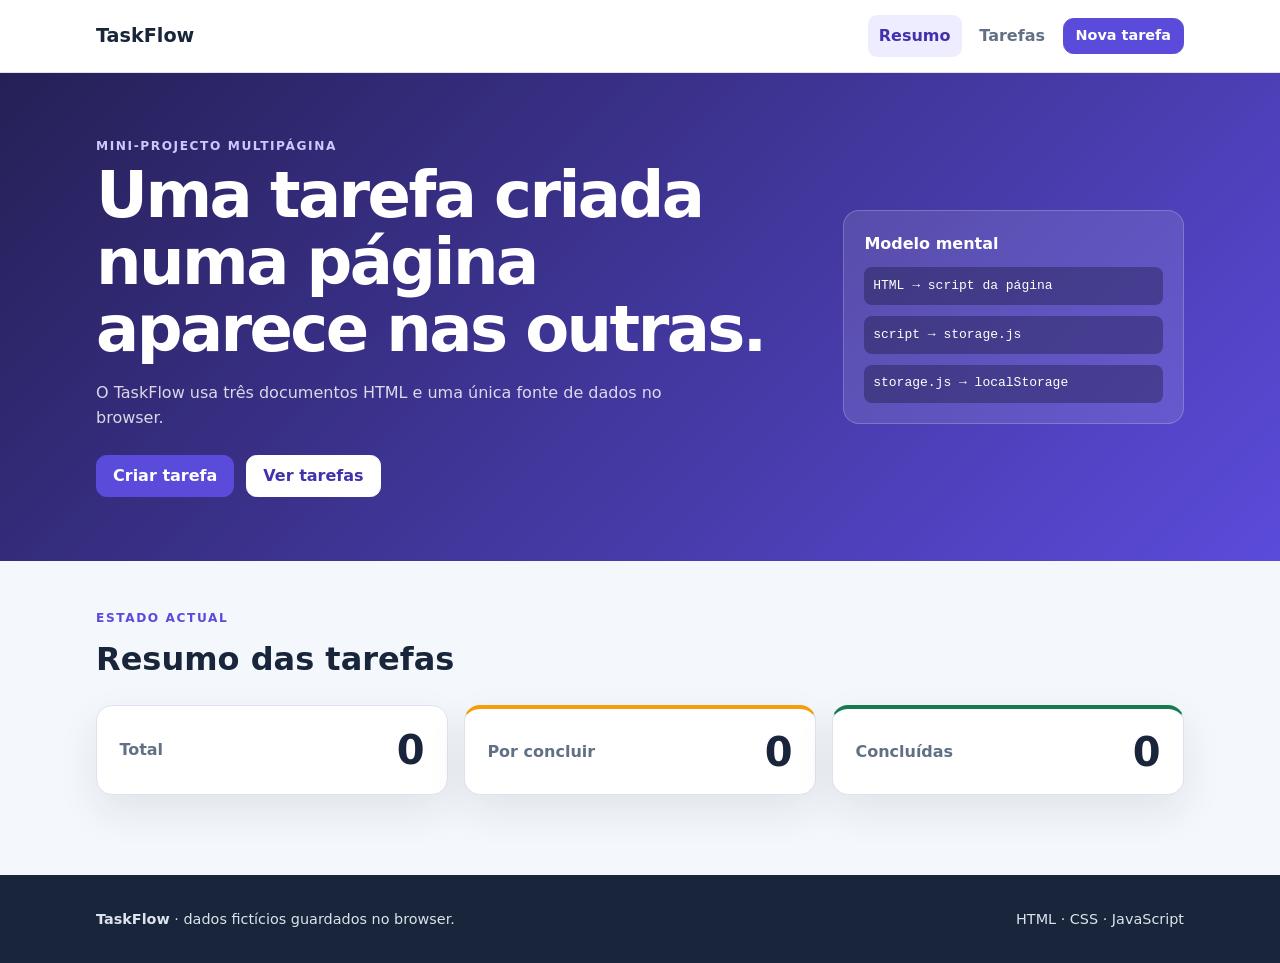
<file: index.html>
<!doctype html>
<html lang="pt-PT">
<head>
  <meta charset="UTF-8">
  <meta name="viewport" content="width=device-width, initial-scale=1.0">
  <meta name="description" content="Resumo das tarefas guardadas no TaskFlow.">
  <title>TaskFlow — Resumo</title>
  <link rel="icon" href="data:,">
  <link rel="stylesheet" href="css/styles.css">
  <script src="./js/home.js" defer></script>
</head>
<body>
  <header class="site-header">
    <nav class="nav container" aria-label="Navegação principal">
      <a class="brand" href="index.html">TaskFlow</a>
      <div class="nav__links">
        <a href="index.html" aria-current="page">Resumo</a>
        <a href="tasks.html">Tarefas</a>
        <a class="button button--small" href="new-task.html">Nova tarefa</a>
      </div>
    </nav>
  </header>

  <main>
    <section class="hero">
      <div class="container hero__content">
        <div>
          <p class="eyebrow">Mini-projecto multipágina</p>
          <h1>Uma tarefa criada numa página aparece nas outras.</h1>
          <p>O TaskFlow usa três documentos HTML e uma única fonte de dados no browser.</p>
          <div class="hero__actions">
            <a class="button" href="new-task.html">Criar tarefa</a>
            <a class="button button--secondary" href="tasks.html">Ver tarefas</a>
          </div>
        </div>
        <aside class="model-card" aria-label="Modelo da aplicação">
          <strong>Modelo mental</strong>
          <code>HTML → script da página</code>
          <code>script → storage.js</code>
          <code>storage.js → localStorage</code>
        </aside>
      </div>
    </section>

    <section class="container content-section" aria-labelledby="summaryTitle">
      <div class="section-heading">
        <p class="eyebrow">Estado actual</p>
        <h2 id="summaryTitle">Resumo das tarefas</h2>
      </div>

      <div class="stats-grid">
        <article class="stat-card">
          <span>Total</span>
          <strong id="totalTaskCount">0</strong>
        </article>
        <article class="stat-card stat-card--pending">
          <span>Por concluir</span>
          <strong id="pendingTaskCount">0</strong>
        </article>
        <article class="stat-card stat-card--completed">
          <span>Concluídas</span>
          <strong id="completedTaskCount">0</strong>
        </article>
      </div>

      <div id="homeEmptyState" class="empty-state" hidden>
        <h2>Ainda não existem tarefas</h2>
        <p>Cria a primeira tarefa e regressa a esta página para veres o resumo actualizado.</p>
        <a class="button button--small" href="new-task.html">Criar primeira tarefa</a>
      </div>
    </section>
  </main>

  <footer class="site-footer">
    <div class="container footer-content">
      <p><strong>TaskFlow</strong> · dados fictícios guardados no browser.</p>
      <p>HTML · CSS · JavaScript</p>
    </div>
  </footer>
</body>
</html>
</file>
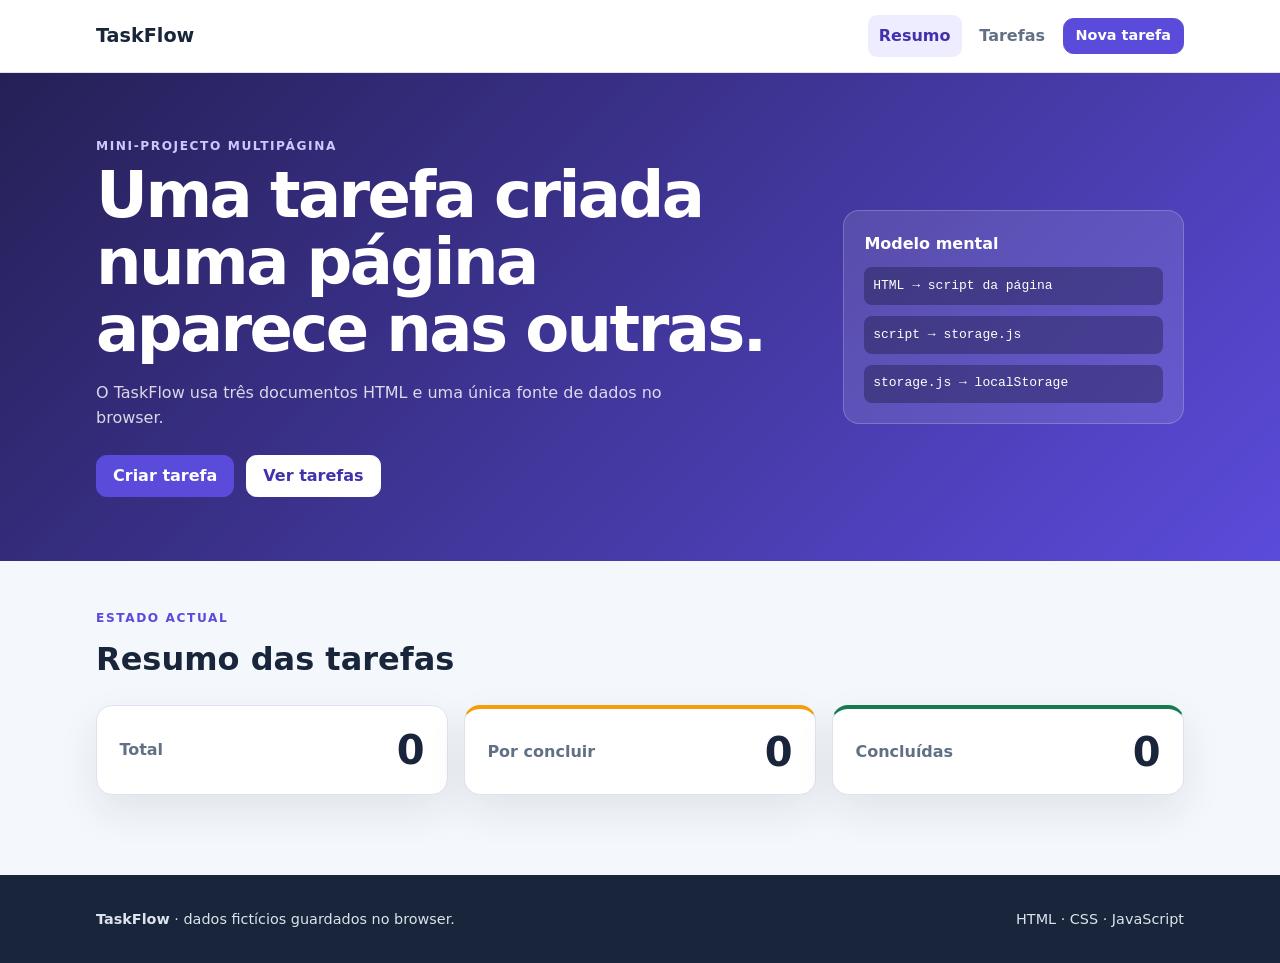
<file: taskflow-main/index.html>
<!doctype html>
<html lang="pt-PT">
<head>
  <meta charset="UTF-8">
  <meta name="viewport" content="width=device-width, initial-scale=1.0">
  <meta name="description" content="Resumo das tarefas guardadas no TaskFlow.">
  <title>TaskFlow — Resumo</title>
  <link rel="icon" href="data:,">
  <link rel="stylesheet" href="css/styles.css">
</head>
<body>
  <header class="site-header">
    <nav class="nav container" aria-label="Navegação principal">
      <a class="brand" href="index.html">TaskFlow</a>
      <div class="nav__links">
        <a href="index.html" aria-current="page">Resumo</a>
        <a href="tasks.html">Tarefas</a>
        <a class="button button--small" href="new-task.html">Nova tarefa</a>
      </div>
    </nav>
  </header>

  <main>
    <section class="hero">
      <div class="container hero__content">
        <div>
          <p class="eyebrow">Mini-projecto multipágina</p>
          <h1>Uma tarefa criada numa página aparece nas outras.</h1>
          <p>O TaskFlow usa três documentos HTML e uma única fonte de dados no browser.</p>
          <div class="hero__actions">
            <a class="button" href="new-task.html">Criar tarefa</a>
            <a class="button button--secondary" href="tasks.html">Ver tarefas</a>
          </div>
        </div>
        <aside class="model-card" aria-label="Modelo da aplicação">
          <strong>Modelo mental</strong>
          <code>HTML → script da página</code>
          <code>script → storage.js</code>
          <code>storage.js → localStorage</code>
        </aside>
      </div>
    </section>

    <section class="container content-section" aria-labelledby="summaryTitle">
      <div class="section-heading">
        <p class="eyebrow">Estado actual</p>
        <h2 id="summaryTitle">Resumo das tarefas</h2>
      </div>

      <div class="stats-grid">
        <article class="stat-card">
          <span>Total</span>
          <strong id="totalTaskCount">0</strong>
        </article>
        <article class="stat-card stat-card--pending">
          <span>Por concluir</span>
          <strong id="pendingTaskCount">0</strong>
        </article>
        <article class="stat-card stat-card--completed">
          <span>Concluídas</span>
          <strong id="completedTaskCount">0</strong>
        </article>
      </div>

      <div id="homeEmptyState" class="empty-state" hidden>
        <h2>Ainda não existem tarefas</h2>
        <p>Cria a primeira tarefa e regressa a esta página para veres o resumo actualizado.</p>
        <a class="button button--small" href="new-task.html">Criar primeira tarefa</a>
      </div>
    </section>
  </main>

  <footer class="site-footer">
    <div class="container footer-content">
      <p><strong>TaskFlow</strong> · dados fictícios guardados no browser.</p>
      <p>HTML · CSS · JavaScript</p>
    </div>
  </footer>
</body>
</html>
</file>
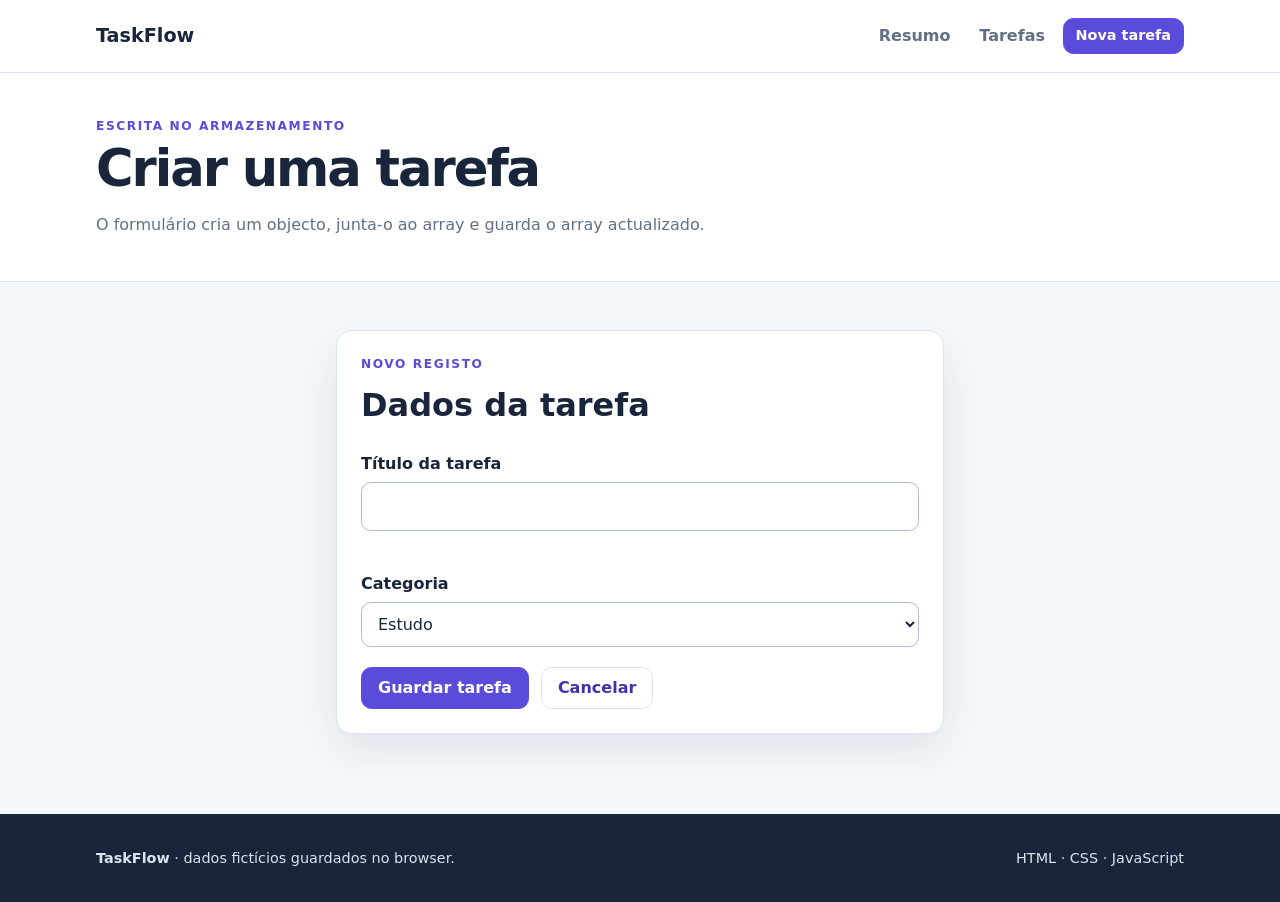
<file: new-task.html>
<!doctype html>
<html lang="pt-PT">
<head>
  <meta charset="UTF-8">
  <meta name="viewport" content="width=device-width, initial-scale=1.0">
  <meta name="description" content="Cria uma nova tarefa no TaskFlow.">
  <title>TaskFlow — Nova tarefa</title>
  <link rel="icon" href="data:,">
  <link rel="stylesheet" href="css/styles.css">
</head>
<body>
  <header class="site-header">
    <nav class="nav container" aria-label="Navegação principal">
      <a class="brand" href="index.html">TaskFlow</a>
      <div class="nav__links">
        <a href="index.html">Resumo</a>
        <a href="tasks.html">Tarefas</a>
        <a class="button button--small" href="new-task.html" aria-current="page">Nova tarefa</a>
      </div>
    </nav>
  </header>

  <main>
    <section class="page-title">
      <div class="container page-title__content">
        <div>
          <p class="eyebrow">Escrita no armazenamento</p>
          <h1>Criar uma tarefa</h1>
          <p>O formulário cria um objecto, junta-o ao array e guarda o array actualizado.</p>
        </div>
      </div>
    </section>

    <section class="container form-section" aria-labelledby="formTitle">
      <form id="newTaskForm" class="form-card" novalidate>
        <div class="section-heading">
          <p class="eyebrow">Novo registo</p>
          <h2 id="formTitle">Dados da tarefa</h2>
        </div>

        <div class="field">
          <label for="taskTitle">Título da tarefa</label>
          <input id="taskTitle" name="taskTitle" type="text" aria-describedby="titleError" autocomplete="off">
          <p id="titleError" class="field-error" aria-live="polite"></p>
        </div>

        <div class="field">
          <label for="taskCategory">Categoria</label>
          <select id="taskCategory" name="taskCategory">
            <option value="Estudo">Estudo</option>
            <option value="Projecto">Projecto</option>
            <option value="Pessoal">Pessoal</option>
          </select>
        </div>

        <div id="formFeedback" class="feedback" role="status" aria-live="polite" hidden>
          <span id="formFeedbackText"></span>
          <a id="viewTasksLink" href="tasks.html" hidden>Ver tarefas</a>
        </div>

        <div class="form-actions">
          <button class="button" type="submit">Guardar tarefa</button>
          <a class="button button--ghost" href="tasks.html">Cancelar</a>
        </div>
      </form>
    </section>
  </main>

  <footer class="site-footer">
    <div class="container footer-content">
      <p><strong>TaskFlow</strong> · dados fictícios guardados no browser.</p>
      <p>HTML · CSS · JavaScript</p>
    </div>
  </footer>
</body>
</html>
</file>
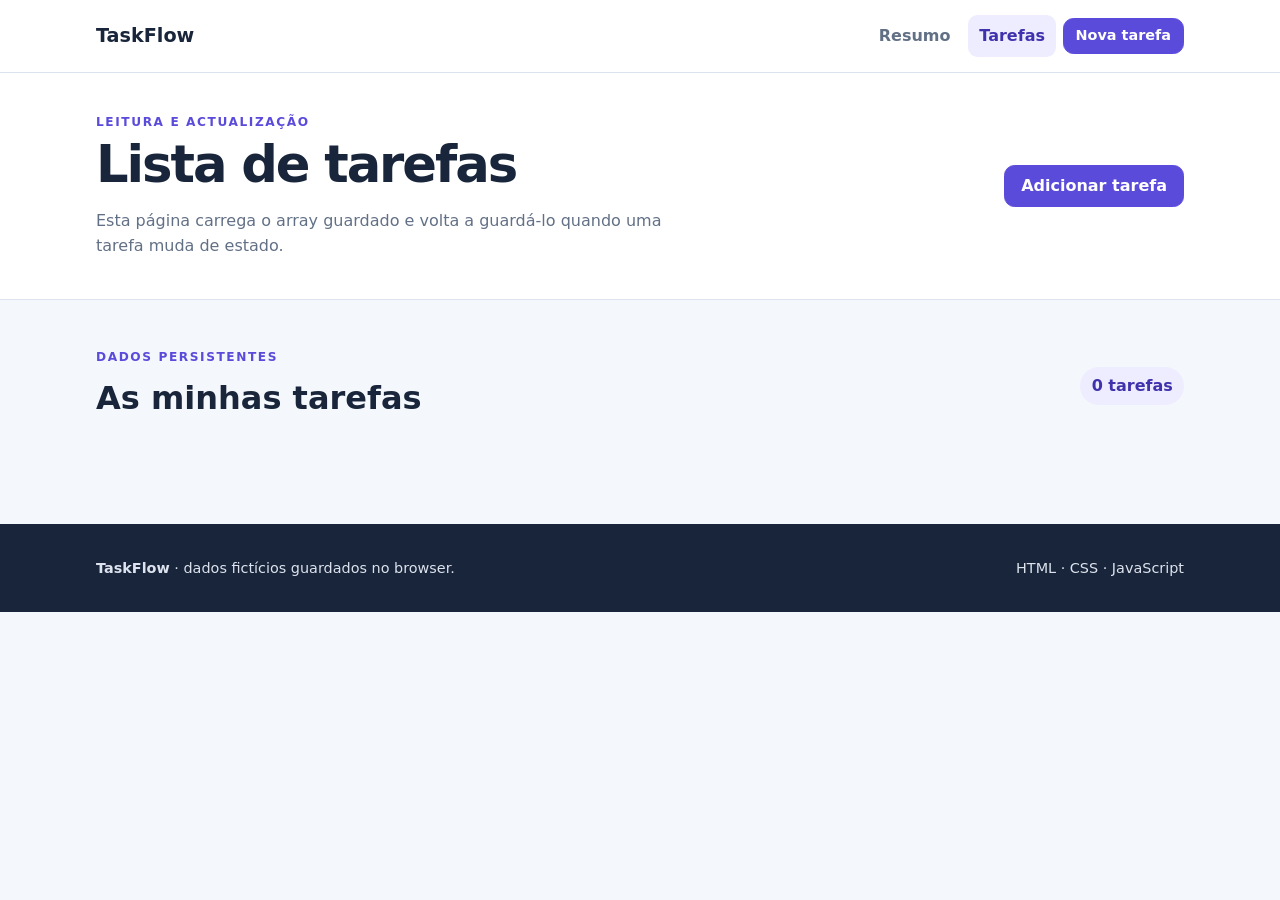
<file: tasks.html>
<!doctype html>
<html lang="pt-PT">
<head>
  <meta charset="UTF-8">
  <meta name="viewport" content="width=device-width, initial-scale=1.0">
  <meta name="description" content="Lista de tarefas guardadas no TaskFlow.">
  <title>TaskFlow — Tarefas</title>
  <link rel="icon" href="data:,">
  <link rel="stylesheet" href="css/styles.css">
  <script src="./js/storage.js" defer></script>
  <script src="./js/tasks.js" defer></script>
</head>
<body>
  <header class="site-header">
    <nav class="nav container" aria-label="Navegação principal">
      <a class="brand" href="index.html">TaskFlow</a>
      <div class="nav__links">
        <a href="index.html">Resumo</a>
        <a href="tasks.html" aria-current="page">Tarefas</a>
        <a class="button button--small" href="new-task.html">Nova tarefa</a>
      </div>
    </nav>
  </header>

  <main>
    <section class="page-title">
      <div class="container page-title__content">
        <div>
          <p class="eyebrow">Leitura e actualização</p>
          <h1>Lista de tarefas</h1>
          <p>Esta página carrega o array guardado e volta a guardá-lo quando uma tarefa muda de estado.</p>
        </div>
        <a class="button" href="new-task.html">Adicionar tarefa</a>
      </div>
    </section>

    <section class="container content-section" aria-labelledby="taskListTitle">
      <div class="section-heading section-heading--row">
        <div>
          <p class="eyebrow">Dados persistentes</p>
          <h2 id="taskListTitle">As minhas tarefas</h2>
        </div>
        <output id="taskCount" class="count-badge">0 tarefas</output>
      </div>

      <div id="taskList" class="task-list"></div>
    </section>
  </main>

  <footer class="site-footer">
    <div class="container footer-content">
      <p><strong>TaskFlow</strong> · dados fictícios guardados no browser.</p>
      <p>HTML · CSS · JavaScript</p>
    </div>
  </footer>
</body>
</html>
</file>
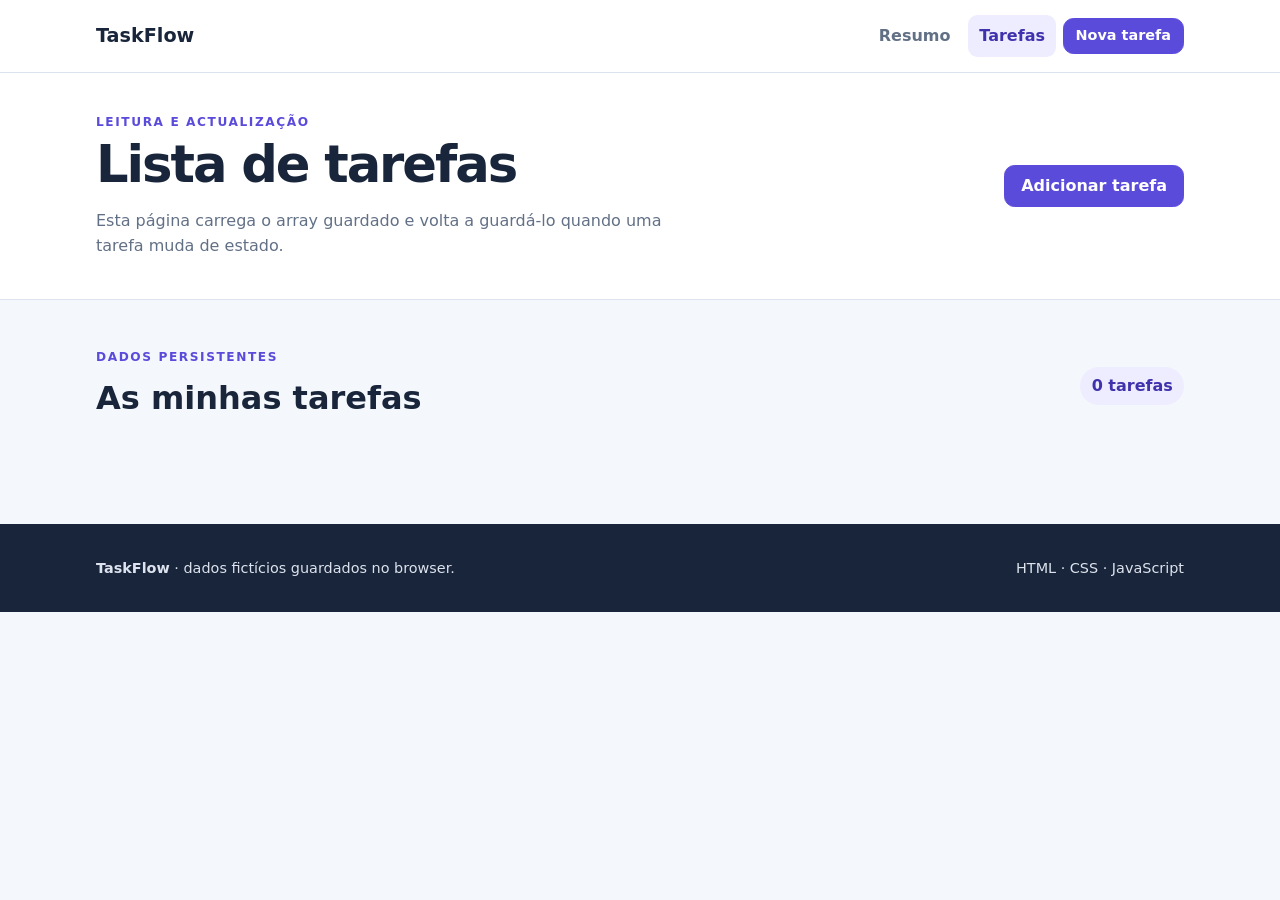
<file: taskflow-main/tasks.html>
<!doctype html>
<html lang="pt-PT">
<head>
  <meta charset="UTF-8">
  <meta name="viewport" content="width=device-width, initial-scale=1.0">
  <meta name="description" content="Lista de tarefas guardadas no TaskFlow.">
  <title>TaskFlow — Tarefas</title>
  <link rel="icon" href="data:,">
  <link rel="stylesheet" href="css/styles.css">
</head>
<body>
  <header class="site-header">
    <nav class="nav container" aria-label="Navegação principal">
      <a class="brand" href="index.html">TaskFlow</a>
      <div class="nav__links">
        <a href="index.html">Resumo</a>
        <a href="tasks.html" aria-current="page">Tarefas</a>
        <a class="button button--small" href="new-task.html">Nova tarefa</a>
      </div>
    </nav>
  </header>

  <main>
    <section class="page-title">
      <div class="container page-title__content">
        <div>
          <p class="eyebrow">Leitura e actualização</p>
          <h1>Lista de tarefas</h1>
          <p>Esta página carrega o array guardado e volta a guardá-lo quando uma tarefa muda de estado.</p>
        </div>
        <a class="button" href="new-task.html">Adicionar tarefa</a>
      </div>
    </section>

    <section class="container content-section" aria-labelledby="taskListTitle">
      <div class="section-heading section-heading--row">
        <div>
          <p class="eyebrow">Dados persistentes</p>
          <h2 id="taskListTitle">As minhas tarefas</h2>
        </div>
        <output id="taskCount" class="count-badge">0 tarefas</output>
      </div>

      <div id="taskList" class="task-list"></div>
    </section>
  </main>

  <footer class="site-footer">
    <div class="container footer-content">
      <p><strong>TaskFlow</strong> · dados fictícios guardados no browser.</p>
      <p>HTML · CSS · JavaScript</p>
    </div>
  </footer>
</body>
</html>
</file>
<file: css/styles.css>
:root {
  --ink: #19253a;
  --muted: #627086;
  --surface: #ffffff;
  --background: #f4f7fb;
  --primary: #5b4bdb;
  --primary-dark: #4032ad;
  --primary-soft: #eeecff;
  --border: #dce3ee;
  --success: #16794f;
  --success-soft: #e8f7ef;
  --warning: #a15c00;
  --warning-soft: #fff2df;
  --danger: #b42318;
  --shadow: 0 16px 40px rgba(32, 45, 71, 0.09);
  --radius: 1rem;
  --container: 68rem;
}

* {
  box-sizing: border-box;
}

body {
  margin: 0;
  min-height: 100vh;
  color: var(--ink);
  background: var(--background);
  font-family: Inter, ui-sans-serif, system-ui, -apple-system, BlinkMacSystemFont, "Segoe UI", sans-serif;
  line-height: 1.6;
}

a {
  color: var(--primary-dark);
}

button,
input,
select {
  font: inherit;
}

.container {
  width: min(calc(100% - 2rem), var(--container));
  margin-inline: auto;
}

.site-header {
  background: var(--surface);
  border-bottom: 1px solid var(--border);
}

.nav {
  min-height: 4.5rem;
  display: flex;
  align-items: center;
  justify-content: space-between;
  gap: 1rem;
}

.brand {
  color: var(--ink);
  font-size: 1.2rem;
  font-weight: 900;
  text-decoration: none;
}

.nav__links {
  display: flex;
  align-items: center;
  gap: 0.4rem;
}

.nav__links > a:not(.button) {
  padding: 0.5rem 0.7rem;
  color: var(--muted);
  border-radius: 0.6rem;
  font-weight: 700;
  text-decoration: none;
}

.nav__links > a:not(.button):hover,
.nav__links > a[aria-current="page"]:not(.button) {
  color: var(--primary-dark);
  background: var(--primary-soft);
}

.button {
  min-height: 2.65rem;
  display: inline-flex;
  align-items: center;
  justify-content: center;
  padding: 0.65rem 1rem;
  color: #ffffff;
  background: var(--primary);
  border: 1px solid var(--primary);
  border-radius: 0.65rem;
  cursor: pointer;
  font-weight: 800;
  line-height: 1.2;
  text-decoration: none;
}

.button:hover {
  background: var(--primary-dark);
  border-color: var(--primary-dark);
}

.button--small {
  min-height: 2.25rem;
  padding: 0.48rem 0.75rem;
  font-size: 0.9rem;
}

.button--secondary,
.button--ghost {
  color: var(--primary-dark);
  background: #ffffff;
  border-color: #ffffff;
}

.button--ghost {
  border-color: var(--border);
}

.button--secondary:hover,
.button--ghost:hover {
  color: #ffffff;
}

.hero {
  color: #ffffff;
  background: linear-gradient(135deg, #252056, #5b4bdb);
}

.hero__content {
  min-height: 24rem;
  display: grid;
  grid-template-columns: minmax(0, 1.35fr) minmax(15rem, 0.65fr);
  align-items: center;
  gap: 2.5rem;
  padding-block: 4rem;
}

.hero h1,
.page-title h1 {
  max-width: 18ch;
  margin: 0.25rem 0 1rem;
  font-size: clamp(2.1rem, 5vw, 4rem);
  line-height: 1.05;
  letter-spacing: -0.04em;
}

.hero p:not(.eyebrow) {
  max-width: 58ch;
  color: rgba(255, 255, 255, 0.82);
}

.hero__actions {
  display: flex;
  flex-wrap: wrap;
  gap: 0.75rem;
  margin-top: 1.5rem;
}

.eyebrow {
  margin: 0 0 0.35rem;
  color: var(--primary);
  font-size: 0.76rem;
  font-weight: 900;
  letter-spacing: 0.13em;
  text-transform: uppercase;
}

.hero .eyebrow {
  color: #cec8ff;
}

.model-card {
  display: grid;
  gap: 0.65rem;
  padding: 1.25rem;
  background: rgba(255, 255, 255, 0.11);
  border: 1px solid rgba(255, 255, 255, 0.2);
  border-radius: var(--radius);
}

.model-card code {
  padding: 0.55rem;
  color: #ffffff;
  background: rgba(12, 10, 36, 0.32);
  border-radius: 0.5rem;
}

.page-title {
  background: var(--surface);
  border-bottom: 1px solid var(--border);
}

.page-title__content {
  min-height: 13rem;
  display: flex;
  align-items: center;
  justify-content: space-between;
  gap: 2rem;
  padding-block: 2.5rem;
}

.page-title h1 {
  margin-bottom: 0.5rem;
  font-size: clamp(2rem, 4vw, 3.2rem);
}

.page-title p:last-child {
  max-width: 60ch;
  margin-bottom: 0;
  color: var(--muted);
}

.content-section,
.form-section {
  padding-block: 3rem;
}

.section-heading {
  margin-bottom: 1.25rem;
}

.section-heading h2 {
  margin: 0;
  font-size: clamp(1.5rem, 3vw, 2rem);
}

.section-heading--row {
  display: flex;
  align-items: center;
  justify-content: space-between;
  gap: 1rem;
}

.stats-grid {
  display: grid;
  grid-template-columns: repeat(3, minmax(0, 1fr));
  gap: 1rem;
}

.stat-card {
  display: flex;
  align-items: center;
  justify-content: space-between;
  gap: 1rem;
  padding: 1.4rem;
  background: var(--surface);
  border: 1px solid var(--border);
  border-radius: var(--radius);
  box-shadow: var(--shadow);
}

.stat-card span {
  color: var(--muted);
  font-weight: 800;
}

.stat-card strong {
  font-size: 2.5rem;
  line-height: 1;
}

.stat-card--pending {
  border-top: 4px solid #f59e0b;
}

.stat-card--completed {
  border-top: 4px solid var(--success);
}

.empty-state {
  margin-top: 1rem;
  padding: 2rem;
  color: var(--muted);
  background: var(--surface);
  border: 1px dashed #aebbd0;
  border-radius: var(--radius);
  text-align: center;
}

.empty-state h2,
.empty-state h3 {
  margin-top: 0;
  color: var(--ink);
}

.count-badge {
  padding: 0.4rem 0.7rem;
  color: var(--primary-dark);
  background: var(--primary-soft);
  border-radius: 999px;
  font-weight: 900;
}

.task-list {
  display: grid;
  gap: 0.8rem;
}

.task-card {
  display: flex;
  align-items: center;
  justify-content: space-between;
  gap: 1rem;
  padding: 1rem 1.15rem;
  background: var(--surface);
  border: 1px solid var(--border);
  border-radius: 0.8rem;
  box-shadow: var(--shadow);
}

.task-card h3 {
  margin: 0;
  font-size: 1.05rem;
}

.task-card p {
  margin: 0.2rem 0 0;
  color: var(--muted);
  font-size: 0.9rem;
}

.task-card--completed h3 {
  color: var(--muted);
  text-decoration: line-through;
}

.task-card--completed {
  border-left: 5px solid var(--success);
}

.form-card {
  max-width: 38rem;
  margin-inline: auto;
  padding: 1.5rem;
  background: var(--surface);
  border: 1px solid var(--border);
  border-radius: var(--radius);
  box-shadow: var(--shadow);
}

.field + .field {
  margin-top: 1rem;
}

.field label {
  display: block;
  margin-bottom: 0.35rem;
  font-weight: 800;
}

.field input,
.field select {
  width: 100%;
  min-height: 2.8rem;
  padding: 0.65rem 0.75rem;
  color: var(--ink);
  background: #ffffff;
  border: 1px solid #aebbd0;
  border-radius: 0.6rem;
}

.field input[aria-invalid="true"] {
  border-color: var(--danger);
}

.field-error {
  min-height: 1.25rem;
  margin: 0.25rem 0 0;
  color: var(--danger);
  font-size: 0.84rem;
  font-weight: 700;
}

.feedback {
  margin-top: 1rem;
  padding: 0.8rem 0.9rem;
  color: var(--success);
  background: var(--success-soft);
  border: 1px solid #a9ddc4;
  border-radius: 0.6rem;
  font-weight: 800;
}

.feedback a {
  margin-left: 0.45rem;
}

.form-actions {
  display: flex;
  flex-wrap: wrap;
  gap: 0.75rem;
  margin-top: 1.25rem;
}

.site-footer {
  margin-top: 2rem;
  color: #dce3ee;
  background: var(--ink);
}

.footer-content {
  min-height: 5.5rem;
  display: flex;
  align-items: center;
  justify-content: space-between;
  gap: 1rem;
  font-size: 0.9rem;
}

:focus-visible {
  outline: 3px solid #fbbf24;
  outline-offset: 3px;
}

@media (max-width: 44rem) {
  .nav,
  .page-title__content,
  .footer-content {
    align-items: flex-start;
    flex-direction: column;
  }

  .nav {
    padding-block: 0.8rem;
  }

  .nav__links {
    width: 100%;
    display: grid;
    grid-template-columns: 1fr 1fr;
  }

  .nav__links .button {
    grid-column: 1 / -1;
  }

  .hero__content,
  .stats-grid {
    grid-template-columns: 1fr;
  }

  .hero__content {
    padding-block: 3rem;
  }

  .section-heading--row,
  .task-card {
    align-items: flex-start;
    flex-direction: column;
  }

  .task-card .button,
  .form-actions,
  .form-actions .button {
    width: 100%;
  }
}
</file>
<file: taskflow-main/css/styles.css>
:root {
  --ink: #19253a;
  --muted: #627086;
  --surface: #ffffff;
  --background: #f4f7fb;
  --primary: #5b4bdb;
  --primary-dark: #4032ad;
  --primary-soft: #eeecff;
  --border: #dce3ee;
  --success: #16794f;
  --success-soft: #e8f7ef;
  --warning: #a15c00;
  --warning-soft: #fff2df;
  --danger: #b42318;
  --shadow: 0 16px 40px rgba(32, 45, 71, 0.09);
  --radius: 1rem;
  --container: 68rem;
}

* {
  box-sizing: border-box;
}

body {
  margin: 0;
  min-height: 100vh;
  color: var(--ink);
  background: var(--background);
  font-family: Inter, ui-sans-serif, system-ui, -apple-system, BlinkMacSystemFont, "Segoe UI", sans-serif;
  line-height: 1.6;
}

a {
  color: var(--primary-dark);
}

button,
input,
select {
  font: inherit;
}

.container {
  width: min(calc(100% - 2rem), var(--container));
  margin-inline: auto;
}

.site-header {
  background: var(--surface);
  border-bottom: 1px solid var(--border);
}

.nav {
  min-height: 4.5rem;
  display: flex;
  align-items: center;
  justify-content: space-between;
  gap: 1rem;
}

.brand {
  color: var(--ink);
  font-size: 1.2rem;
  font-weight: 900;
  text-decoration: none;
}

.nav__links {
  display: flex;
  align-items: center;
  gap: 0.4rem;
}

.nav__links > a:not(.button) {
  padding: 0.5rem 0.7rem;
  color: var(--muted);
  border-radius: 0.6rem;
  font-weight: 700;
  text-decoration: none;
}

.nav__links > a:not(.button):hover,
.nav__links > a[aria-current="page"]:not(.button) {
  color: var(--primary-dark);
  background: var(--primary-soft);
}

.button {
  min-height: 2.65rem;
  display: inline-flex;
  align-items: center;
  justify-content: center;
  padding: 0.65rem 1rem;
  color: #ffffff;
  background: var(--primary);
  border: 1px solid var(--primary);
  border-radius: 0.65rem;
  cursor: pointer;
  font-weight: 800;
  line-height: 1.2;
  text-decoration: none;
}

.button:hover {
  background: var(--primary-dark);
  border-color: var(--primary-dark);
}

.button--small {
  min-height: 2.25rem;
  padding: 0.48rem 0.75rem;
  font-size: 0.9rem;
}

.button--secondary,
.button--ghost {
  color: var(--primary-dark);
  background: #ffffff;
  border-color: #ffffff;
}

.button--ghost {
  border-color: var(--border);
}

.button--secondary:hover,
.button--ghost:hover {
  color: #ffffff;
}

.hero {
  color: #ffffff;
  background: linear-gradient(135deg, #252056, #5b4bdb);
}

.hero__content {
  min-height: 24rem;
  display: grid;
  grid-template-columns: minmax(0, 1.35fr) minmax(15rem, 0.65fr);
  align-items: center;
  gap: 2.5rem;
  padding-block: 4rem;
}

.hero h1,
.page-title h1 {
  max-width: 18ch;
  margin: 0.25rem 0 1rem;
  font-size: clamp(2.1rem, 5vw, 4rem);
  line-height: 1.05;
  letter-spacing: -0.04em;
}

.hero p:not(.eyebrow) {
  max-width: 58ch;
  color: rgba(255, 255, 255, 0.82);
}

.hero__actions {
  display: flex;
  flex-wrap: wrap;
  gap: 0.75rem;
  margin-top: 1.5rem;
}

.eyebrow {
  margin: 0 0 0.35rem;
  color: var(--primary);
  font-size: 0.76rem;
  font-weight: 900;
  letter-spacing: 0.13em;
  text-transform: uppercase;
}

.hero .eyebrow {
  color: #cec8ff;
}

.model-card {
  display: grid;
  gap: 0.65rem;
  padding: 1.25rem;
  background: rgba(255, 255, 255, 0.11);
  border: 1px solid rgba(255, 255, 255, 0.2);
  border-radius: var(--radius);
}

.model-card code {
  padding: 0.55rem;
  color: #ffffff;
  background: rgba(12, 10, 36, 0.32);
  border-radius: 0.5rem;
}

.page-title {
  background: var(--surface);
  border-bottom: 1px solid var(--border);
}

.page-title__content {
  min-height: 13rem;
  display: flex;
  align-items: center;
  justify-content: space-between;
  gap: 2rem;
  padding-block: 2.5rem;
}

.page-title h1 {
  margin-bottom: 0.5rem;
  font-size: clamp(2rem, 4vw, 3.2rem);
}

.page-title p:last-child {
  max-width: 60ch;
  margin-bottom: 0;
  color: var(--muted);
}

.content-section,
.form-section {
  padding-block: 3rem;
}

.section-heading {
  margin-bottom: 1.25rem;
}

.section-heading h2 {
  margin: 0;
  font-size: clamp(1.5rem, 3vw, 2rem);
}

.section-heading--row {
  display: flex;
  align-items: center;
  justify-content: space-between;
  gap: 1rem;
}

.stats-grid {
  display: grid;
  grid-template-columns: repeat(3, minmax(0, 1fr));
  gap: 1rem;
}

.stat-card {
  display: flex;
  align-items: center;
  justify-content: space-between;
  gap: 1rem;
  padding: 1.4rem;
  background: var(--surface);
  border: 1px solid var(--border);
  border-radius: var(--radius);
  box-shadow: var(--shadow);
}

.stat-card span {
  color: var(--muted);
  font-weight: 800;
}

.stat-card strong {
  font-size: 2.5rem;
  line-height: 1;
}

.stat-card--pending {
  border-top: 4px solid #f59e0b;
}

.stat-card--completed {
  border-top: 4px solid var(--success);
}

.empty-state {
  margin-top: 1rem;
  padding: 2rem;
  color: var(--muted);
  background: var(--surface);
  border: 1px dashed #aebbd0;
  border-radius: var(--radius);
  text-align: center;
}

.empty-state h2,
.empty-state h3 {
  margin-top: 0;
  color: var(--ink);
}

.count-badge {
  padding: 0.4rem 0.7rem;
  color: var(--primary-dark);
  background: var(--primary-soft);
  border-radius: 999px;
  font-weight: 900;
}

.task-list {
  display: grid;
  gap: 0.8rem;
}

.task-card {
  display: flex;
  align-items: center;
  justify-content: space-between;
  gap: 1rem;
  padding: 1rem 1.15rem;
  background: var(--surface);
  border: 1px solid var(--border);
  border-radius: 0.8rem;
  box-shadow: var(--shadow);
}

.task-card h3 {
  margin: 0;
  font-size: 1.05rem;
}

.task-card p {
  margin: 0.2rem 0 0;
  color: var(--muted);
  font-size: 0.9rem;
}

.task-card--completed h3 {
  color: var(--muted);
  text-decoration: line-through;
}

.task-card--completed {
  border-left: 5px solid var(--success);
}

.form-card {
  max-width: 38rem;
  margin-inline: auto;
  padding: 1.5rem;
  background: var(--surface);
  border: 1px solid var(--border);
  border-radius: var(--radius);
  box-shadow: var(--shadow);
}

.field + .field {
  margin-top: 1rem;
}

.field label {
  display: block;
  margin-bottom: 0.35rem;
  font-weight: 800;
}

.field input,
.field select {
  width: 100%;
  min-height: 2.8rem;
  padding: 0.65rem 0.75rem;
  color: var(--ink);
  background: #ffffff;
  border: 1px solid #aebbd0;
  border-radius: 0.6rem;
}

.field input[aria-invalid="true"] {
  border-color: var(--danger);
}

.field-error {
  min-height: 1.25rem;
  margin: 0.25rem 0 0;
  color: var(--danger);
  font-size: 0.84rem;
  font-weight: 700;
}

.feedback {
  margin-top: 1rem;
  padding: 0.8rem 0.9rem;
  color: var(--success);
  background: var(--success-soft);
  border: 1px solid #a9ddc4;
  border-radius: 0.6rem;
  font-weight: 800;
}

.feedback a {
  margin-left: 0.45rem;
}

.form-actions {
  display: flex;
  flex-wrap: wrap;
  gap: 0.75rem;
  margin-top: 1.25rem;
}

.site-footer {
  margin-top: 2rem;
  color: #dce3ee;
  background: var(--ink);
}

.footer-content {
  min-height: 5.5rem;
  display: flex;
  align-items: center;
  justify-content: space-between;
  gap: 1rem;
  font-size: 0.9rem;
}

:focus-visible {
  outline: 3px solid #fbbf24;
  outline-offset: 3px;
}

@media (max-width: 44rem) {
  .nav,
  .page-title__content,
  .footer-content {
    align-items: flex-start;
    flex-direction: column;
  }

  .nav {
    padding-block: 0.8rem;
  }

  .nav__links {
    width: 100%;
    display: grid;
    grid-template-columns: 1fr 1fr;
  }

  .nav__links .button {
    grid-column: 1 / -1;
  }

  .hero__content,
  .stats-grid {
    grid-template-columns: 1fr;
  }

  .hero__content {
    padding-block: 3rem;
  }

  .section-heading--row,
  .task-card {
    align-items: flex-start;
    flex-direction: column;
  }

  .task-card .button,
  .form-actions,
  .form-actions .button {
    width: 100%;
  }
}
</file>
